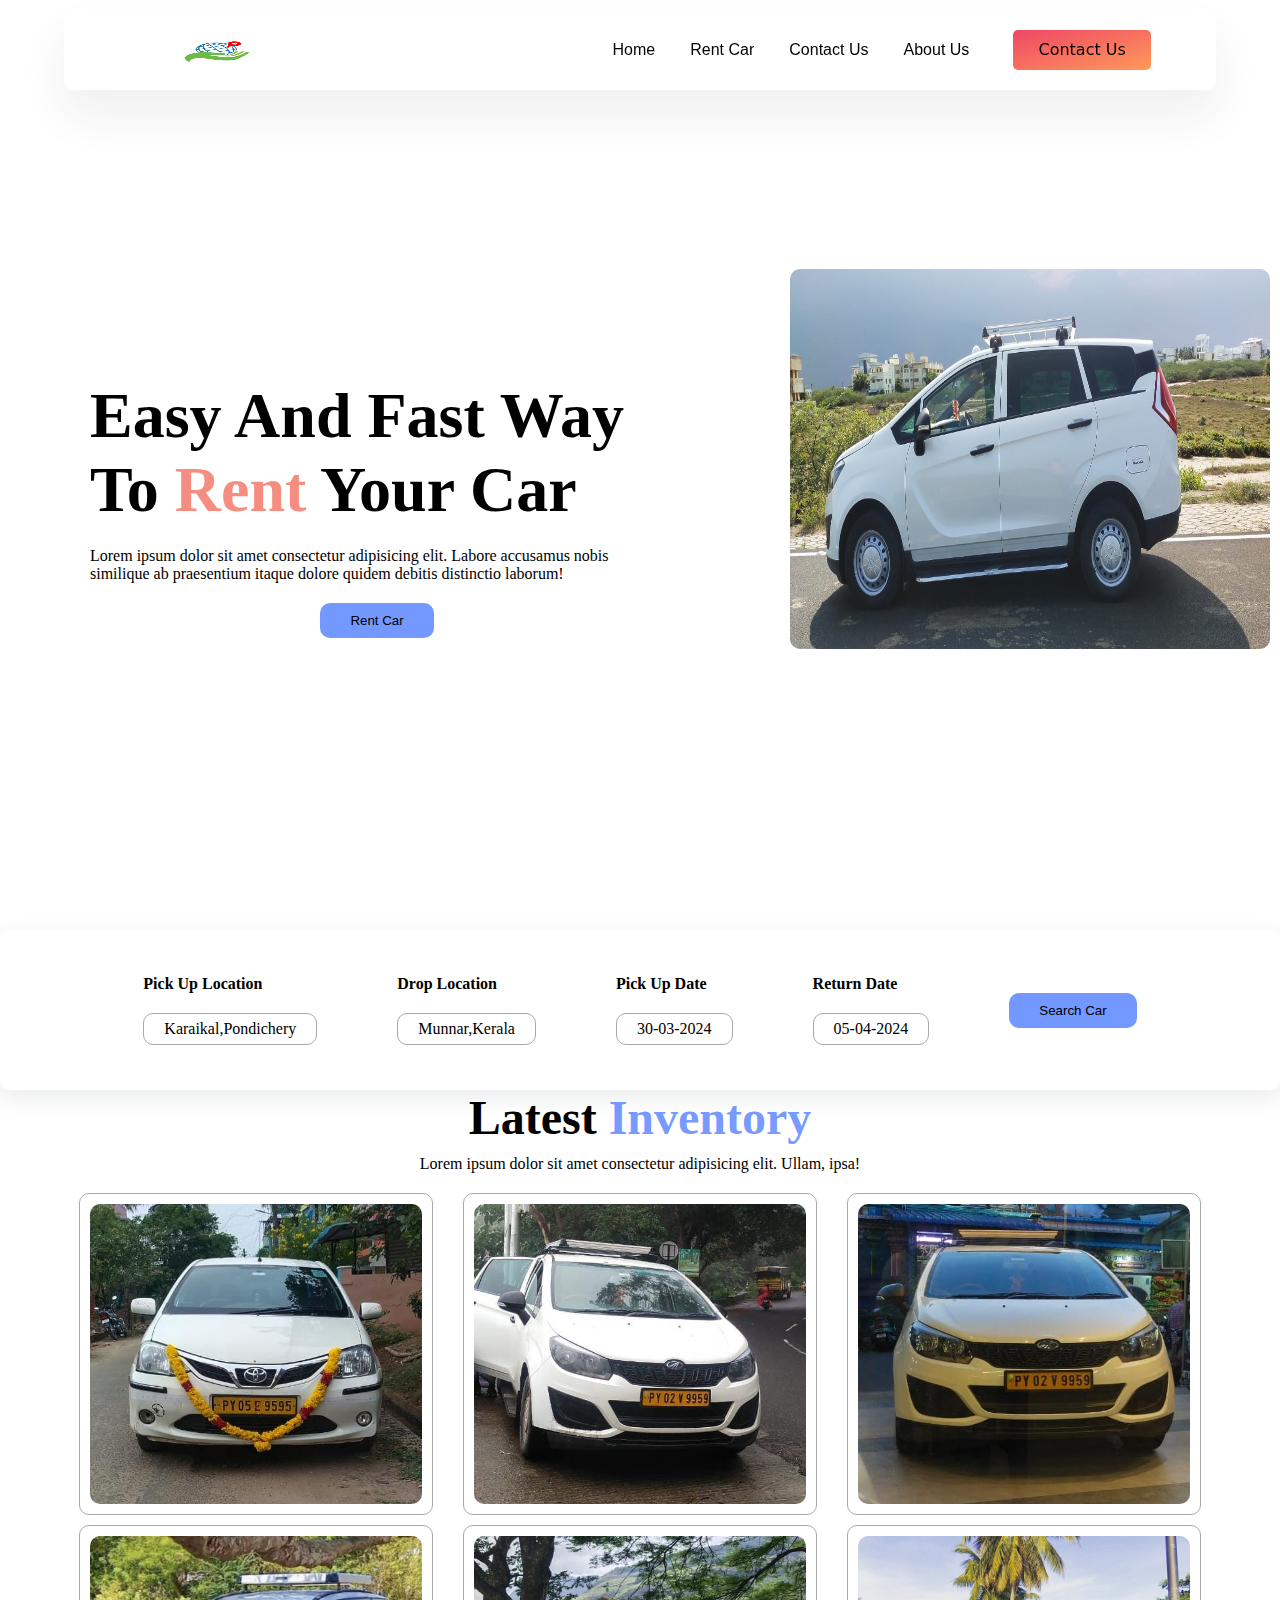
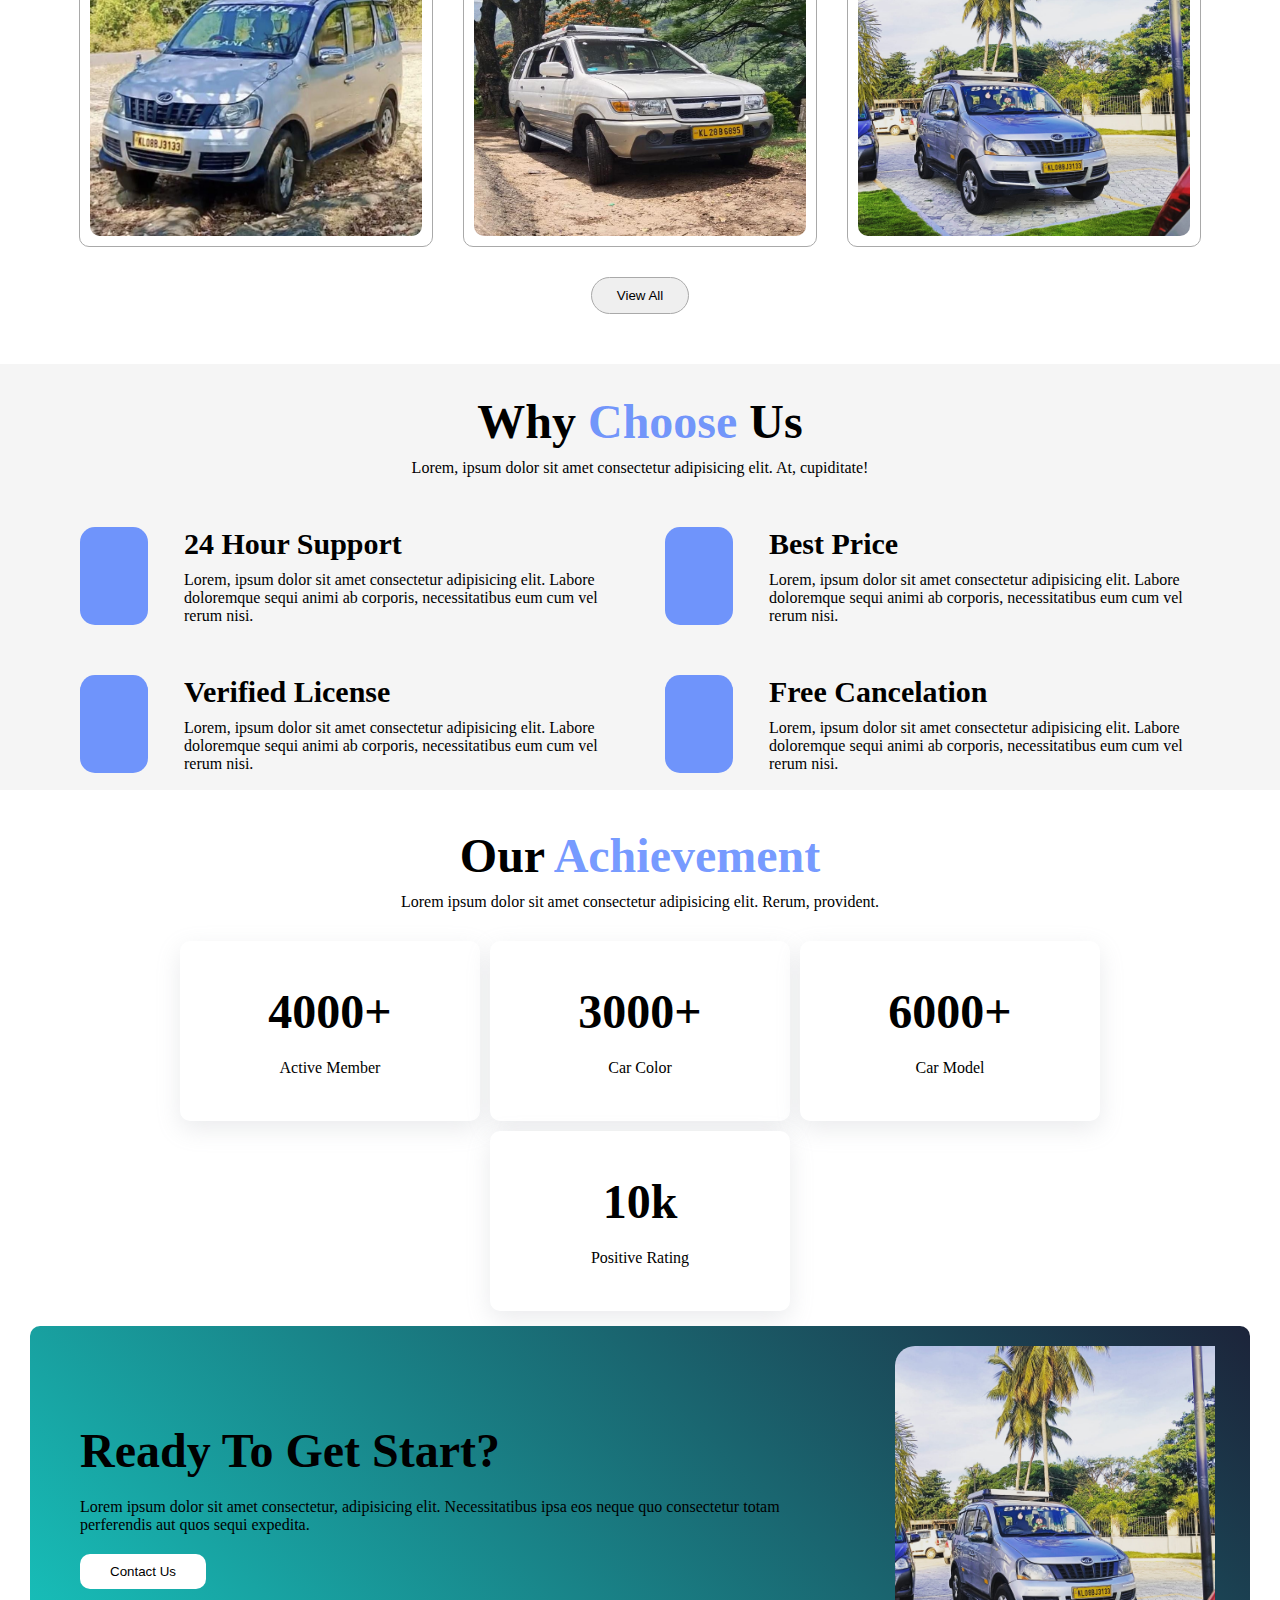
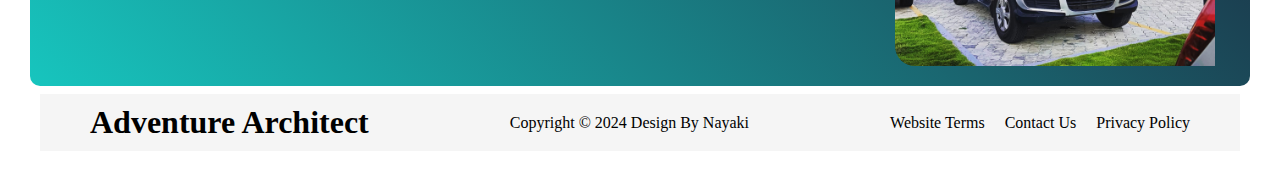
<file: index.html>
<!DOCTYPE html>
<html>
  <head>
    <meta name="viewport" content="width=device-width, initial-scale=1.0" />
    <title>Adventure Architect</title>
    <link rel="stylesheet" type="text/css" href="index.css" />
    <link
      rel="stylesheet"
      href="https://cdnjs.cloudflare.com/ajax/libs/font-awesome/6.5.1/css/all.min.css"
      integrity="sha512-DTOQO9RWCH3ppGqcWaEA1BIZOC6xxalwEsw9c2QQeAIftl+Vegovlnee1c9QX4TctnWMn13TZye+giMm8e2LwA=="
      crossorigin="anonymous"
      referrerpolicy="no-referrer"
    />
  </head>

  <body>
    <nav class="navbarContainer shadowTrasfroms">
      <div class="logoContainer">
        <img class="brandLogo" src="./logo.png" alt="LOGO" />
      </div>
      <input type="checkbox" id="menu-toggle" />
      <label class="iconDiv" for="menu-toggle">
        <i class="fa-solid fa-bars iconChech"></i>
      </label>
      <!-- --------------------------------SUB-NAVBAR  CONAINER ---------------------------------- -->

      <div class="subNavbar">
        <hr />
        <a class="home-btn" href="#home">Home</a>
        <a href="#rent">Rent Car</a>
        <a href="#contact">Contact Us</a>
        <a href="#about">About Us</a>
        <!-- --------------------------------SEARCH BAR INPUT ---------------------------------- -->

        <div class="searchContainer">
          <input
            type="text"
            name="search"
            placeholder="Search..."
            class="search-input"
          />
          <i class="fa-solid fa-magnifying-glass"></i>
        </div>
        <!-- --------------------------------SEARCH BAR BUTTON ---------------------------------- -->

        <button class="btnNavbar">
          <a href="#contactUs">Contact Us</a>
        </button>
        <form class="d-flex my-3 d-block d-lg-none">
          <input
            class="form-control me-2 border-200 bg-light search-input"
            type="search"
            placeholder="Search..."
            aria-label="Search"
          /><button class="btn btn-outline-primary btnSearch" type="submit">
            Go
          </button>
        </form>
      </div>
    </nav>
    <!--Navigation bar-->
    <!-- <nav class="nav">
        <nav class="navbarContainer shadowTrasfroms">
            <div class="logoContainer">
              <img class="brandLogo" src="./logo.png" alt="LOGO" />
            </div>
            <input type="checkbox" id="menu-toggle" />
            <label class="iconDiv" for="menu-toggle">
              <i class="fa-solid fa-bars iconChech"></i>
            </label>
      logo and name
      <div class="logo">
        <img src="./logo.png" alt="logo" class="logo1" />
        <h1 class="queen">Queens Travels</h1>
        <label for="bar"><i class="fa-solid fa-bars iconDummy"></i> </label>
        <input type="checkbox" id="bar" />
      </div>
      nav items
      <div class="item">
        <a class="home-btn" href="#home">Home</a>
        <a href="#rent">Rent Car</a>
        <a href="#contact">Contact Us</a>
        <a href="#about">About Us</a>
      </div>
      login and  sign up
      <div class="btn">
        <input class="login" type="button" value="Log in" >
        <input type="button" value="Sign Up" />
        <a href="./home.html"
          ><input class="login" type="button" value="Log in"
        /></a>
      </div>
    </nav> -->
    <!--home page first container-->
    <div class="home" id="home">
      <div class="main">
        <div class="content">
          <p class="txt1">
            Easy And Fast Way To <span style="color: #ec321a8c">Rent</span> Your
            Car
          </p>
          <p>
            Lorem ipsum dolor sit amet consectetur adipisicing elit. Labore
            accusamus nobis similique ab praesentium itaque dolore quidem
            debitis distinctio laborum!
          </p>
          <div class="btn">
            <button class="car">Rent Car</button>
          </div>
        </div>
        <!--car image 1-->
        <div class="right">
          <img src="./img5.jpeg" alt="img1" />
        </div>
      </div>
    </div>
    <!--second page-->
    <section class="sec-sec">
      <div class="main-sec">
        <div class="pick">
          <label for="location">Pick Up Location</label>
          <p><i class="fa-solid fa-location-dot"></i> Karaikal,Pondichery</p>
        </div>
        <!--zoom box-->
        <div class="pick">
          <label for="location">Drop Location</label>
          <p><i class="fa-solid fa-location-dot"></i> Munnar,Kerala</p>
        </div>

        <div class="pick">
          <label for="location">Pick Up Date</label>
          <p><i class="fa-solid fa-calendar-days"></i> 30-03-2024</p>
          <!-- <input type="date" name="date" id=""> -->
        </div>

        <div class="pick">
          <label for="location">Return Date</label>
          <p><i class="fa-solid fa-calendar-days"></i> 05-04-2024</p>
        </div>

        <div class="pick">
          <input type="button" value="Search Car" />
        </div>
      </div>
    </section>
    <!--card for cars-->
    <section class="car-sec" id="rent">
      <div class="txt">
        <p class="txt1">Latest <span>Inventory</span></p>
        <p class="txt2">
          Lorem ipsum dolor sit amet consectetur adipisicing elit. Ullam, ipsa!
        </p>
      </div>

      <div class="main-sec">
        <!--card1-->
        <div class="box">
          <img src="./car1.jpeg" alt="aru1" />

          <div class="details">
            <p class="car-name">Toyoto Etios</p>

            <div class="review">
              <i class="fa-solid fa-star"></i>
              <i class="fa-solid fa-star"></i>
              <i class="fa-solid fa-star"></i>
              <i class="fa-solid fa-star"></i>
              <i class="fa-regular fa-star-half-stroke"></i>
              <p>( 10k Reviews )</p>
            </div>

            <div class="feature">
              <p><i class="fa-solid fa-chair"></i> 4 Seats</p>
              <p><i class="fa-solid fa-charging-station"></i>Availabe</p>
              <p><i class="fa-solid fa-car-battery"></i>Availabe</p>
              <p><i class="fa-solid fa-cable-car"></i> Availabe</p>
              <p><i class="fa-solid fa-car-side"></i> Availabe</p>
              <p><i class="fa-solid fa-caravan"></i> Not Availabe</p>
            </div>

            <!-- <div class="price">
                        <p>3.22 Crore</p>
                        <button>Book Now</button>
                    </div> -->
          </div>
        </div>

        <!--card 2-->
        <div class="box">
          <img src="./car2.jpeg" alt="aru2" />
          <div class="details">
            <p class="car-name">Mahindra Marazzo</p>

            <div class="review">
              <i class="fa-solid fa-star"></i>
              <i class="fa-solid fa-star"></i>
              <i class="fa-solid fa-star"></i>
              <i class="fa-solid fa-star"></i>
              <i class="fa-regular fa-star-half-stroke"></i>
              <p>( 10k Reviews )</p>
            </div>

            <div class="feature">
              <p><i class="fa-solid fa-chair"></i> 6 Seat</p>
              <p><i class="fa-solid fa-charging-station"></i> 6 Seat</p>
              <p><i class="fa-solid fa-car-battery"></i> 6 Seat</p>
              <p><i class="fa-solid fa-cable-car"></i> 6 Seat</p>
              <p><i class="fa-solid fa-car-side"></i> 6 Seat</p>
              <p><i class="fa-solid fa-caravan"></i> 6 Seat</p>
            </div>

            <div class="price">
              <button>Book Now</button>
            </div>
          </div>
        </div>
        <!--card 3-->
        <div class="box">
          <img src="./car3.jpeg" alt="yasar" />
          <div class="details">
            <p class="car-name">Shift</p>

            <!-- <div class="review">
                        <i class="fa-solid fa-star"></i>
                        <i class="fa-solid fa-star"></i>
                        <i class="fa-solid fa-star"></i>
                        <i class="fa-solid fa-star"></i>
                        <i class="fa-regular fa-star-half-stroke"></i>
                        <p>( 10k Reviews )</p>
                    </div>

                    <div class="feature">
                        <p><i class="fa-solid fa-chair"></i> 6 Seat</p>
                        <p><i class="fa-solid fa-charging-station"></i> 6 Seat</p>
                        <p><i class="fa-solid fa-car-battery"></i> 6 Seat</p>
                        <p><i class="fa-solid fa-cable-car"></i> 6 Seat</p>
                        <p><i class="fa-solid fa-car-side"></i> 6 Seat</p>
                        <p><i class="fa-solid fa-caravan"></i> 6 Seat</p>
                    </div>

                    <div class="price">
                        <p>3.22 Crore</p>
                        <button>Book Now</button>
                    </div> -->
          </div>
        </div>
        <!--card 4-->
        <div class="box">
          <img src="./car4.jpeg" alt="karthi" />
          <div class="details">
            <p class="car-name">Xylo</p>

            <!-- <div class="review">
                        <i class="fa-solid fa-star"></i>
                        <i class="fa-solid fa-star"></i>
                        <i class="fa-solid fa-star"></i>
                        <i class="fa-solid fa-star"></i>
                        <i class="fa-regular fa-star-half-stroke"></i>
                        <p>( 10k Reviews )</p>
                    </div>

                    <div class="feature">
                        <p><i class="fa-solid fa-chair"></i> 6 Seat</p>
                        <p><i class="fa-solid fa-charging-station"></i> 6 Seat</p>
                        <p><i class="fa-solid fa-car-battery"></i> 6 Seat</p>
                        <p><i class="fa-solid fa-cable-car"></i> 6 Seat</p>
                        <p><i class="fa-solid fa-car-side"></i> 6 Seat</p>
                        <p><i class="fa-solid fa-caravan"></i> 6 Seat</p>
                    </div>

                    <div class="price">
                        <p>3.22 Crore</p>
                        <button>Book Now</button>
                    </div> -->
          </div>
        </div>
        <!--card 5-->

        <div class="box">
          <img src="./car5.jpeg" alt="yas2" />
          <div class="details">
            <p class="car-name">Tavera</p>

            <!-- <div class="review">
                        <i class="fa-solid fa-star"></i>
                        <i class="fa-solid fa-star"></i>
                        <i class="fa-solid fa-star"></i>
                        <i class="fa-solid fa-star"></i>
                        <i class="fa-regular fa-star-half-stroke"></i>
                        <p>( 10k Reviews )</p>
                    </div>

                    <div class="feature">
                        <p><i class="fa-solid fa-chair"></i> 6 Seat</p>
                        <p><i class="fa-solid fa-charging-station"></i> 6 Seat</p>
                        <p><i class="fa-solid fa-car-battery"></i> 6 Seat</p>
                        <p><i class="fa-solid fa-cable-car"></i> 6 Seat</p>
                        <p><i class="fa-solid fa-car-side"></i> 6 Seat</p>
                        <p><i class="fa-solid fa-caravan"></i> 6 Seat</p>
                    </div>

                    <div class="price">
                        <p>3.22 Crore</p>
                        <button>Book Now</button>
                    </div> -->
          </div>
        </div>
        <!--card 6-->
        <div class="box">
          <img src="./car6.jpeg" alt="change" />
          <div class="details">
            <p class="car-name">Xylo</p>

            <!-- <div class="review">
                        <i class="fa-solid fa-star"></i>
                        <i class="fa-solid fa-star"></i>
                        <i class="fa-solid fa-star"></i>
                        <i class="fa-solid fa-star"></i>
                        <i class="fa-regular fa-star-half-stroke"></i>
                        <p>( 10k Reviews )</p>
                    </div>

                    <div class="feature">
                        <p><i class="fa-solid fa-chair"></i> 6 Seat</p>
                        <p><i class="fa-solid fa-charging-station"></i> 6 Seat</p>
                        <p><i class="fa-solid fa-car-battery"></i> 6 Seat</p>
                        <p><i class="fa-solid fa-cable-car"></i> 6 Seat</p>
                        <p><i class="fa-solid fa-car-side"></i> 6 Seat</p>
                        <p><i class="fa-solid fa-caravan"></i> 6 Seat</p>
                    </div>

                    <div class="price">
                        <p>3.22 Crore</p>
                        <button>Book Now</button>
                    </div> -->
          </div>
        </div>
        <div class="btn">
          <a href="./viewall.html"><input type="button" value="View All" /></a>
        </div>
      </div>
    </section>
    <!--about us-->
    <section class="support-sec" id="about">
      <div class="txt">
        <p class="txt1">Why <span>Choose</span> Us</p>
        <p>
          Lorem, ipsum dolor sit amet consectetur adipisicing elit. At,
          cupiditate!
        </p>
      </div>

      <div class="main-sec">
        <div class="box">
          <i class="fa-solid fa-phone"></i>
          <div class="txt-sec">
            <p class="txt1">24 Hour Support</p>
            <p>
              Lorem, ipsum dolor sit amet consectetur adipisicing elit. Labore
              doloremque sequi animi ab corporis, necessitatibus eum cum vel
              rerum nisi.
            </p>
          </div>
        </div>

        <div class="box">
          <i class="fa-solid fa-flag-checkered"></i>
          <div class="txt-sec">
            <p class="txt1">Best Price</p>
            <p>
              Lorem, ipsum dolor sit amet consectetur adipisicing elit. Labore
              doloremque sequi animi ab corporis, necessitatibus eum cum vel
              rerum nisi.
            </p>
          </div>
        </div>

        <div class="box">
          <i class="fa-solid fa-certificate"></i>
          <div class="txt-sec">
            <p class="txt1">Verified License</p>
            <p>
              Lorem, ipsum dolor sit amet consectetur adipisicing elit. Labore
              doloremque sequi animi ab corporis, necessitatibus eum cum vel
              rerum nisi.
            </p>
          </div>
        </div>

        <div class="box">
          <i class="fa-regular fa-circle-xmark"></i>
          <div class="txt-sec">
            <p class="txt1">Free Cancelation</p>
            <p>
              Lorem, ipsum dolor sit amet consectetur adipisicing elit. Labore
              doloremque sequi animi ab corporis, necessitatibus eum cum vel
              rerum nisi.
            </p>
          </div>
        </div>
      </div>
    </section>
    <!--achievement section-->
    <section class="achie-sec">
      <div class="txt">
        <p class="txt1">Our <span>Achievement</span></p>
        <p>
          Lorem ipsum dolor sit amet consectetur adipisicing elit. Rerum,
          provident.
        </p>
      </div>

      <div class="main-sec">
        <div class="box">
          <p class="txt1">4000+</p>
          <p>Active Member</p>
        </div>

        <div class="box">
          <p class="txt1">3000+</p>
          <p>Car Color</p>
        </div>

        <div class="box">
          <p class="txt1">6000+</p>
          <p>Car Model</p>
        </div>

        <div class="box">
          <p class="txt1">10k</p>
          <p>Positive Rating</p>
        </div>
      </div>
    </section>
    <!--contact us page-->
    <section class="start-sec" id="contact">
      <div class="main-sec">
        <div class="left">
          <p class="txt1">Ready To Get Start?</p>
          <p class="txt2">
            Lorem ipsum dolor sit amet consectetur, adipisicing elit.
            Necessitatibus ipsa eos neque quo consectetur totam perferendis aut
            quos sequi expedita.
          </p>
          <div class="btn">
            <button>Contact Us</button>
          </div>
        </div>

        <div class="right">
          <img src="./car6.jpeg" alt="" />
        </div>
      </div>
    </section>
    <!--footer-->
    <footer class="foot-sec">
      <div class="logo">
        <h1>Adventure Architect</h1>
      </div>

      <div class="copy">
        <p>Copyright &copy; 2024 Design By Nayaki</p>
      </div>

      <div class="item">
        <a>Website Terms</a>
        <a>Contact Us</a>
        <a>Privacy Policy</a>
      </div>
    </footer>
  </body>
</html>
</file>
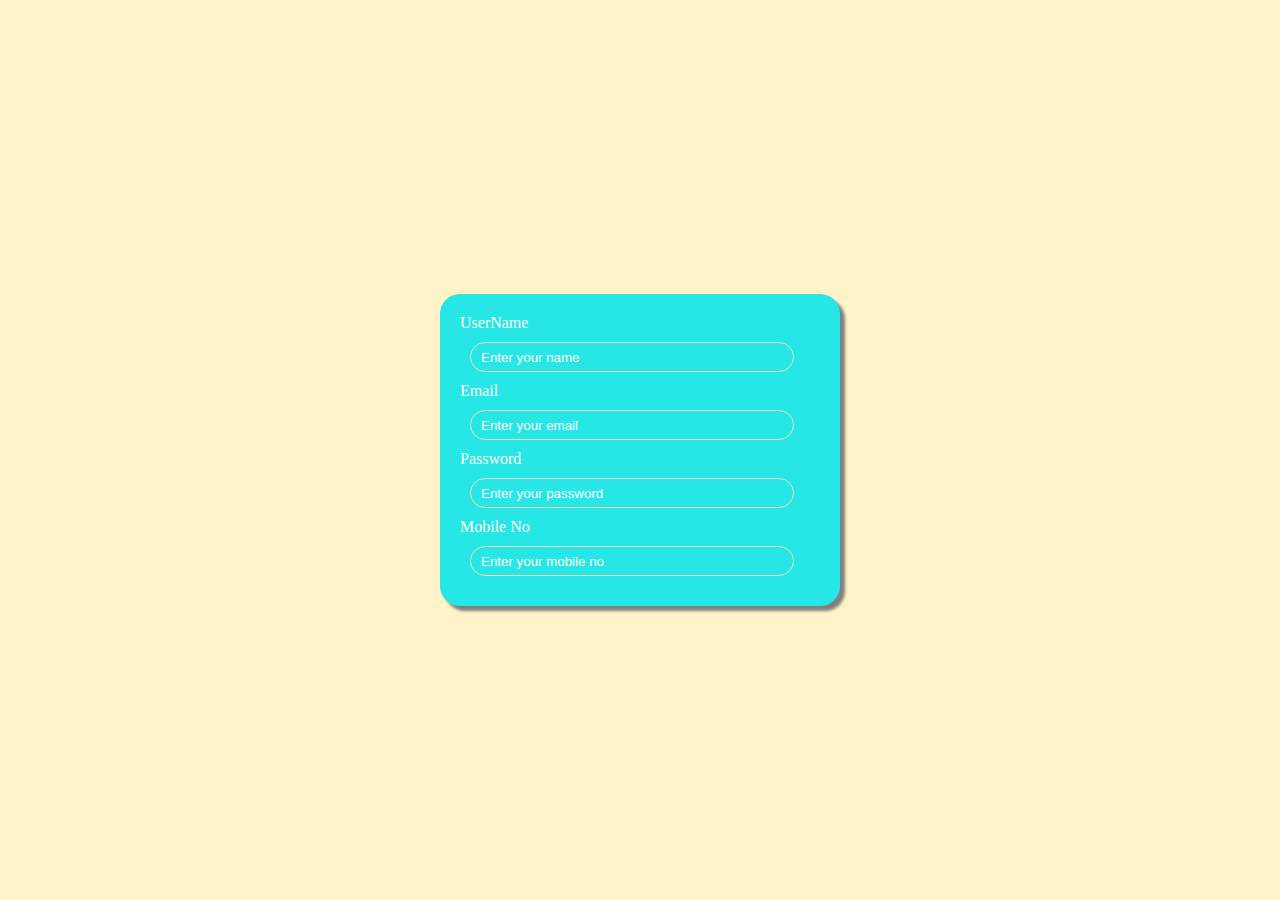
<file: home.html>
<!DOCTYPE html>
<html lang="en">
<head>
    <meta charset="UTF-8">
    <meta name="viewport" content="width=device-width, initial-scale=1.0">
    <title>Document</title>
    <link rel="stylesheet" type="text/css" href="./home.css"/>
</head>
<body>
    <div class="overall">
        <form>
        
        <label> UserName </label>
        <input placeholder="Enter your name" type="text"/><i class="fa-solid fa-user"></i>
        <label> Email </label>
        <input placeholder="Enter your email" type="text" class="email"/><i class="fa-solid fa-envelope"></i>
        <label> Password</label>
        <input placeholder="Enter your password" type="password" class="pass"/><i class="fa-solid fa-key"></i>
        <label> Mobile No </label>
        <input placeholder="Enter your mobile no" type="number"/><i class="fa-solid fa-phone"></i>
        </form>
</body>
</html>
</file>
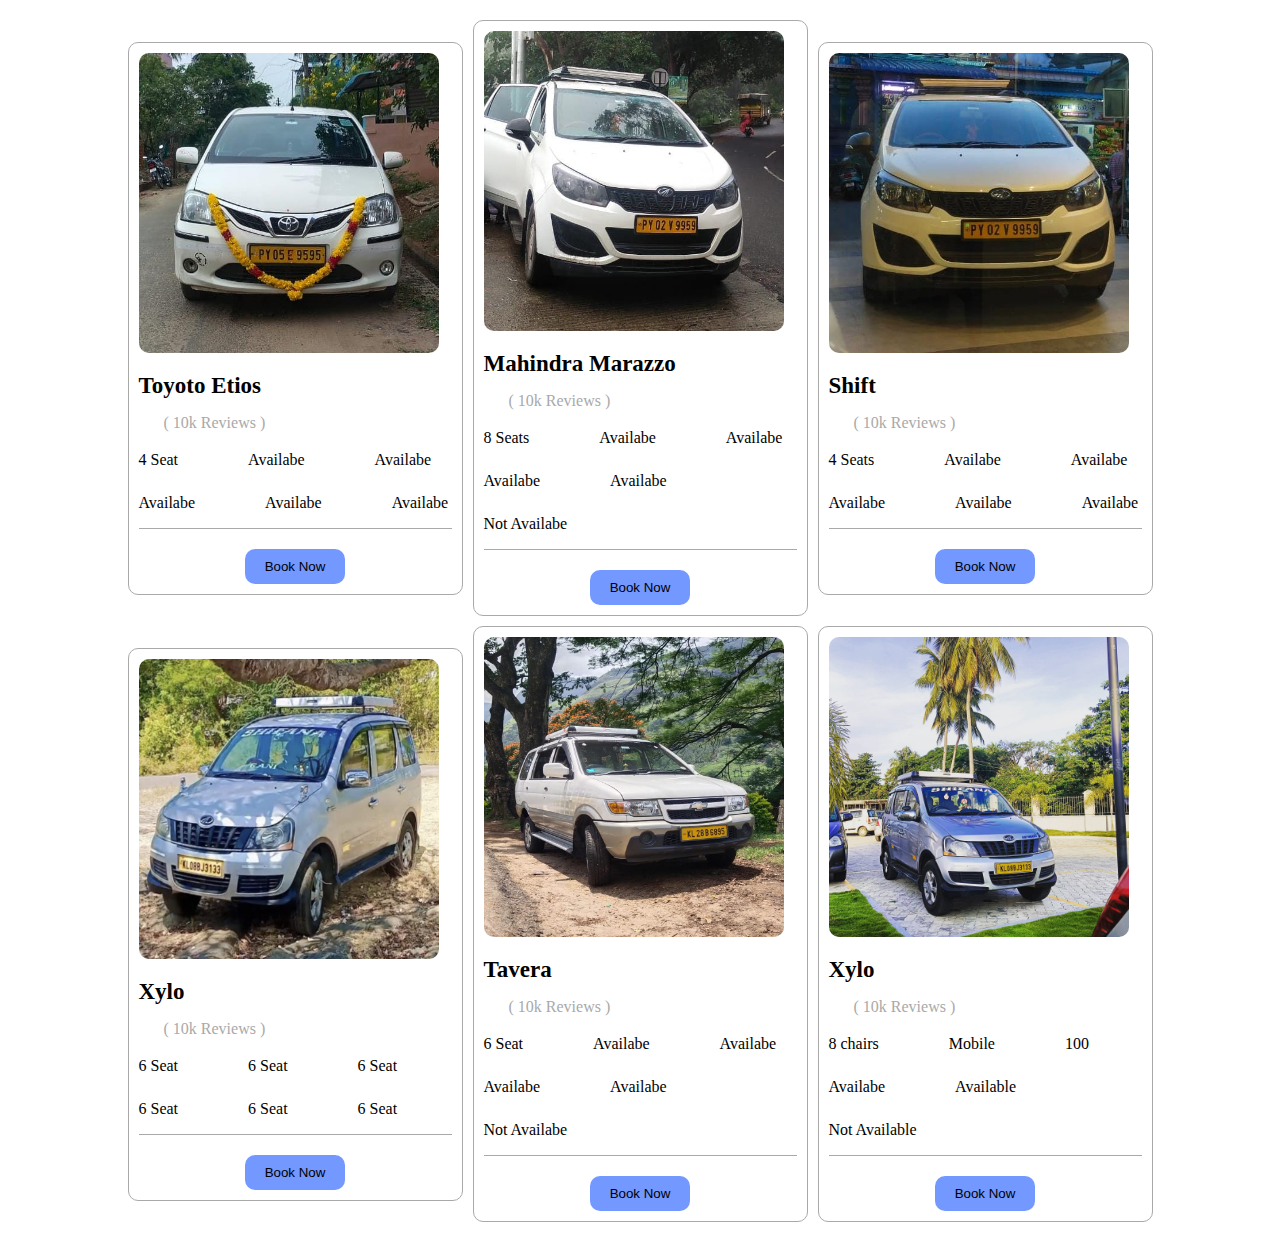
<file: viewall.html>
<!DOCTYPE html>
<html lang="en">
<head>
    <meta charset="UTF-8">
    <meta name="viewport" content="width=device-width, initial-scale=1.0">
    <title>viewall</title>
    <link rel="stylesheet" type="text/css" href="./viewall.css">
    <link rel="stylesheet" href="https://cdnjs.cloudflare.com/ajax/libs/font-awesome/6.5.1/css/all.min.css"
        integrity="sha512-DTOQO9RWCH3ppGqcWaEA1BIZOC6xxalwEsw9c2QQeAIftl+Vegovlnee1c9QX4TctnWMn13TZye+giMm8e2LwA=="
        crossorigin="anonymous" referrerpolicy="no-referrer" />
</head>
<body>
    <!--card for cars-->
    <section class="car-sec" id="rent">
        <!-- <div class="txt">
            <p class="txt1">Latest <span>Inventory</span></p>
            <p class="txt2">Lorem ipsum dolor sit amet consectetur adipisicing elit. Ullam, ipsa!</p>
        </div> -->

        <div class="main-sec">
            <!--card1-->
            <div class="box">
                <img src="./car1.jpeg" alt="aru1">
                   
                <div class="details">

                    <p class="car-name">Toyoto Etios</p>

                    <div class="review">
                        <i class="fa-solid fa-star"></i>
                        <i class="fa-solid fa-star"></i>
                        <i class="fa-solid fa-star"></i>
                        <i class="fa-solid fa-star"></i>
                        <i class="fa-regular fa-star-half-stroke"></i>
                        <p>( 10k Reviews )</p>
                    </div>

                    <div class="feature">
                        <p><i class="fa-solid fa-chair"></i> 4 Seat</p>
                        <p><i class="fa-solid fa-charging-station"></i> Availabe</p>
                        <p><i class="fa-solid fa-car-battery"></i> Availabe</p>
                        <p><i class="fa-solid fa-cable-car"></i> Availabe</p>
                        <p><i class="fa-solid fa-car-side"></i> Availabe</p>
                        <p><i class="fa-solid fa-caravan"></i> Availabe</p>
                    </div> 

                   <div class="price">
                    
                        <button>Book Now</button>
                    </div>
                </div>
            </div>
            
<!--card 2-->
            <div class="box">
                <img  
                    src="./car2.jpeg" alt="aru2">
                <div class="details">

                    <p class="car-name">Mahindra Marazzo</p>

                    <div class="review">
                        <i class="fa-solid fa-star"></i>
                        <i class="fa-solid fa-star"></i>
                        <i class="fa-solid fa-star"></i>
                        <i class="fa-solid fa-star"></i>
                        <i class="fa-regular fa-star-half-stroke"></i>
                        <p>( 10k Reviews )</p>
                    </div>

                    <div class="feature">
                        <p><i class="fa-solid fa-chair"></i> 8 Seats</p>
                        <p><i class="fa-solid fa-charging-station"></i>Availabe</p>
                        <p><i class="fa-solid fa-car-battery"></i> Availabe</p>
                        <p><i class="fa-solid fa-cable-car"></i> Availabe</p>
                        <p><i class="fa-solid fa-car-side"></i> Availabe</p>
                        <p><i class="fa-solid fa-caravan"></i> Not Availabe</p>
                    </div>

                    <div class="price">
                        
                        <button>Book Now</button>
                    </div>
                </div>
            </div>
<!--card 3-->
            <div class="box">
                <img 
                    src="./car3.jpeg" alt="yasar">
                <div class="details">

                    <p class="car-name">Shift</p>

                    <div class="review">
                        <i class="fa-solid fa-star"></i>
                        <i class="fa-solid fa-star"></i>
                        <i class="fa-solid fa-star"></i>
                        <i class="fa-solid fa-star"></i>
                        <i class="fa-regular fa-star-half-stroke"></i>
                        <p>( 10k Reviews )</p>
                    </div>

                    <div class="feature">
                        <p><i class="fa-solid fa-chair"></i> 4 Seats</p>
                        <p><i class="fa-solid fa-charging-station"></i> Availabe</p>
                        <p><i class="fa-solid fa-car-battery"></i> Availabe</p>
                        <p><i class="fa-solid fa-cable-car"></i> Availabe</p>
                        <p><i class="fa-solid fa-car-side"></i> Availabe</p>
                        <p><i class="fa-solid fa-caravan"></i> Availabe</p>
                    </div>

                    <div class="price">
                        
                        <button>Book Now</button>
                    </div>
                </div>
            </div>
<!--card 4-->
            <div class="box">
                <img  
                    src="./car4.jpeg" alt="karthi">
                <div class="details">

                    <p class="car-name">Xylo</p>

                    <div class="review">
                        <i class="fa-solid fa-star"></i>
                        <i class="fa-solid fa-star"></i>
                        <i class="fa-solid fa-star"></i>
                        <i class="fa-solid fa-star"></i>
                        <i class="fa-regular fa-star-half-stroke"></i>
                        <p>( 10k Reviews )</p>
                    </div>

                    <div class="feature">
                        <p><i class="fa-solid fa-chair"></i> 6 Seat</p>
                        <p><i class="fa-solid fa-charging-station"></i> 6 Seat</p>
                        <p><i class="fa-solid fa-car-battery"></i> 6 Seat</p>
                        <p><i class="fa-solid fa-cable-car"></i> 6 Seat</p>
                        <p><i class="fa-solid fa-car-side"></i> 6 Seat</p>
                        <p><i class="fa-solid fa-caravan"></i> 6 Seat</p>
                    </div>

                    <div class="price">
                        
                        <button>Book Now</button>
                    </div>
                </div>
            </div>
            <!--card 5-->

            <div class="box">
                <img  
                    src="./car5.jpeg" alt="yas2">
                <div class="details">

                    <p class="car-name">Tavera</p>

                    <div class="review">
                        <i class="fa-solid fa-star"></i>
                        <i class="fa-solid fa-star"></i>
                        <i class="fa-solid fa-star"></i>
                        <i class="fa-solid fa-star"></i>
                        <i class="fa-regular fa-star-half-stroke"></i>
                        <p>( 10k Reviews )</p>
                    </div>

                    <div class="feature">
                        <p><i class="fa-solid fa-chair"></i> 6 Seat</p>
                        <p><i class="fa-solid fa-charging-station"></i> Availabe</p>
                        <p><i class="fa-solid fa-car-battery"></i> Availabe</p>
                        <p><i class="fa-solid fa-cable-car"></i> Availabe</p>
                        <p><i class="fa-solid fa-car-side"></i> Availabe</p>
                        <p><i class="fa-solid fa-caravan"></i> Not Availabe</p>
                    </div>

                    <div class="price">
                        
                        <button>Book Now</button>
                    </div>
                </div>
            </div>
<!--card 6-->
            <div class="box">
                <img  
                    src="./car6.jpeg" alt="change">
                <div class="details">

                    <p class="car-name">Xylo</p>

                     <div class="review">
                        <i class="fa-solid fa-star"></i>
                        <i class="fa-solid fa-star"></i>
                        <i class="fa-solid fa-star"></i>
                        <i class="fa-solid fa-star"></i>
                        <i class="fa-regular fa-star-half-stroke"></i>
                        <p>( 10k Reviews )</p>
                    </div>

                    <div class="feature">
                        <p><i class="fa-solid fa-chair"></i> 8 chairs </p>
                        <p><i class="fa-solid fa-charging-station"></i> Mobile</p>
                        <p><i class="fa-solid fa-car-battery"></i>    100</p>
                        <p><i class="fa-solid fa-cable-car"></i> Availabe</p>
                        <p><i class="fa-solid fa-car-side"></i> Available</p>
                        <p><i class="fa-solid fa-caravan"></i> Not Available</p>
                    </div>

                    <div class="price">
                        
                        <button>Book Now</button>
                    </div>
                </div> 
            </div>
             
        </div>
    </section>

</body>
</html>
</file>
<file: index.css>
* {
    margin: 0;
    padding: 0;
    box-sizing: border-box;
    
}
body{
    display: flex;
    flex-wrap: wrap;
    width: 100%;
}
/* first page */
/* <!--Navigation bar--> */

.navbarContainer {
    width: 90%;
    height: 80px;
    padding: 20px 50px;
    display: flex;
    justify-content: space-between;
    align-items: center;
    border-radius: 10px;
    font-family: "BIZ UDPGothic", sans-serif;
    position: fixed;
    top: 10px;
    right: 5%;
    left: 5%;
    z-index: 999;

}
/* -----------NAVBAR SHADOWING STYLES-------------- */

.shadowTrasfroms {
    box-shadow: 0 1.5625rem 2.8125rem rgba(47,46,65,0.075);
    transition: box-shadow 0.4s ease;
    backdrop-filter: blur(3px);
    
}
/* -----------NAVBAR BRAND LOGO STYLES-------------- */

.logoContainer {
    width: 200px;
    height: 70px;
    display: flex;
    justify-content: center;
    align-items: center;
}
.brandLogo {
    width: 180px;
    height: 50px;
    object-fit: fill;
}
/* -----------SUBNAVBAR CONTAINER STYLES-------------- */

.subNavbar {
    width: 55%;
    height: 60px;
    display: flex;
    justify-content: space-evenly;
    align-items: center;
}
a {
    text-decoration: none;
    color: black;
}
/* -----------SUBNAVBAR a TAG STYLES-------------- */

.subNavbar a {
    text-decoration: none;
    padding: 10px;
    color: #000;
    position: relative;
  }
  /* -----------SUBNAVBAR HOVER EFFECT STYLES-------------- */

  .subNavbar a:before {
    content: '';
    position: absolute;
    left: 0;
    bottom: 0;
    width: 0;
    height: 2px;
    background-color: transparent;
    transition: width 0.5s ease;
  }
  
  .subNavbar a:hover::before {
    width: 100%;
    background-color: #EF4765; 
  }
/* -----------SUBNAVBAR SEARCH BAR CONTAINER STYLES-------------- */

.searchContainer {
    display: flex;
    justify-content: center;
    align-items: center;
    line-height: 52px;
    border: 2px solid transparent;
    color: #ff1717;
    font-size: 20px;
    transition: 0.3s;
    cursor: pointer;
  }
  /* -----------SUBNAVBAR SEARCH BAR HOVER EFFECTS STYLES-------------- */

.searchContainer:hover > .search-input{
    width: 100px;
    border-bottom: 1px solid #ff1717;
    font-size: 12px;
    padding-bottom: 7px;
}

.searchContainer .search-input{
    background: transparent;
    border: none;
    outline:none;
    width: 0px;
    font-weight: 500;
    font-size: 16px;
    transition: 0.8s;

}

/* -----------SUBNAVBAR BUTTON STYLES-------------- */

.btnNavbar {
  background: linear-gradient(to bottom right, #EF4765, #FF9A5A);
  border: 0;
  border-radius: 5px;
  color: #FFFFFF;
  font-family: -apple-system,system-ui,"Segoe UI",Roboto,Helvetica,Arial,sans-serif;
  font-size: 16px;
  font-weight: 500;
  line-height: 2.5;
  outline: transparent;
  padding: 0 15px;
  transition: box-shadow .3s ease-in-out;
}

.btnNavbar:hover {
  box-shadow: 0 0 10px rgba(231, 99, 99, 0.8);
}

.btnNavbar a:hover {
    border: none;
    color: white;
    transition: color .3s ease-in-out;

}
/* -----------SUBNAVBAR SEARCH BAR STYLES-------------- */

form {
    display: none;
  }
hr {
  display: none;
}
input[type="checkbox"]{
  display: none;
}
.iconChech {
  opacity: 0;
}

/* ----------------End of navbar---------------- */
@media only screen and (min-width: 100px) and (max-width: 500px) {

.navbarContainer {
    width: 100%;
      padding: 0;
      position: relative;
      position: fixed;
      top: 0;
      right: 0;
      left: 0;
      z-index: 1030;
      
  }
  .shadowTrasfroms {
    background-color: rgba(250, 247, 247, 0.5);

  }
  .subNavbar {
      flex-direction: column;
      position: absolute;
      top: 100%;
      width: 100%;
      height: 100vh;
      align-items: flex-start;
      justify-content: flex-start;
      row-gap: 15px;
      padding: 50px 20px;
      left: -100%; 
      transition: left 1s ease; 
      background-color: rgb(250, 247, 247);
    }
 
  hr {
    display: block;
      width: 87%;
      position: fixed;
      top: 120%;
  }

  .searchContainer {
    display: none;
  }
  form {
    display: block;
    width: 100%;
    height: 50px;
    display: flex;
    justify-content: center;
    align-items: center;
    gap: 5px;
  }
  .search-input {
    width: 100%;
    height: 40px;
    padding-left: 10px;
    font-size: 1rem;
    font-weight: 400;
    line-height: 1.5;
    color: #2F2E41;
    background-color: transparent;
    background-clip: padding-box;
    border: none;
    border: 1px solid gray;
    border-radius: 3px;
  }
  .btnSearch {
    width: 50px;
    height: 40px;
    display: inline-block;
    font-size: 1rem;
    font-weight: 400;
    line-height: 1.5;
    color: #ff1717;
    background-color: transparent;
    border: 1px solid #FF9A5A;
    border-radius: 50%;
      
  }
  .iconDiv {
    position: fixed;
    right: 7%;
    width: 50px;
    height: 35px;
    display: flex;
    color: #2F2E41;
    justify-content: center;
    align-items: center;
    font-size: 30px;
    border: 1px solid #e4e4ee;
    border-radius: 3px;
  }
 
input:checked ~ .subNavbar {
    left: 0; 
}
.iconChech {
  opacity: 1;
}

  .subNavbar a:before {
  width: 100%;
}
}
/* -------------End of mobile media query----------------- */




.logo1{
    height: 100px;
    width: 100px;
}
.logo1:hover{
    box-shadow: 0px 0px 7px #17c5be inset,
                0px 0px 7px #17c5be;
}
/* [type="checkbox"] {
    display: none;
} */

/* ------------- */
.iconDummy {
    position: absolute;
    top: 30px;
    right: 100px;
}




/* logo */
.queen{
    display: inline;
    padding-top: 40px;
    color: olivedrab;
}
.nav {
    display: flex;
    justify-content: center;
    align-items: center;
    height: 50px;
    background-color:whitesmoke;
    column-gap: 200px;
    position: fixed;
    z-index: 999;
    width: 100%;
    box-shadow: 5px 5px 3px gray ;
}
.nav .logo{
    display: flex;
}

.nav .item {
    display: flex;
    column-gap: 27px;
    font-size: 14px;
    position: relative;
}
.nav .item:hover{
    
}

.nav .btn {
    display: flex;
    column-gap: 20px;
}

.nav .btn input {
    padding: 10px 30px;
    border: none;
    border-radius: 10px;
    cursor: pointer;
    background-color: #0043ff8c;
}
.nav .btn input:hover{
    color:#17c5be;
    transform: scale(1.1);
    outline: 2px solid #17c5be;
    box-shadow: 4px 5px 17px -4px #17c5be;
}
.nav .btn .login {
    padding: 10px 30px;
    border-radius: 10px;
    cursor: pointer;
    border: 2px solid #0043ff8c;
    background-color: white;
    color: #0043ff8c;
}
.nav .btn .login:hover{
    color:#17c5be;
    transform: scale(1.1);
    outline: 2px solid #17c5be;
    box-shadow: 4px 5px 17px -4px #17c5be;
}

.nav .item a {
    text-decoration: none;
    color: black;
    font-weight: 700;
    cursor: pointer;
}
input:checked~.item{
    background-color: crimson;
    left: 0;
}
/*mobile view*/
@media only screen and (min-width:300px) and (max-width:500px) {
    .nav {
        width: 100%;
        column-gap: 3px;
        display: flex;
        flex-direction: column;
        height: 100px;
    }
    .nav .logo{
        width: 80%;
        margin-top: 30px;
        position: fixed;
    }
    .queen{
        font-size: 40px;
    }
    .logo1{
        margin-top: 20px;
    }
    .nav .item{
        position: absolute;
        top: 154px;
       width: 100%;
       height: 400px;
       left: -100%;
       transition: all 1s;
       flex-direction: column;
       align-items: flex-start;
       justify-content: flex-start;
       padding-top:40px ;
       row-gap: 15px;
       background-color: chocolate;
       /* height: 100vh; */
       
    }
    .bar {
        position: fixed;
      right: 7%;
      width: 50px;
      height: 35px;
      display: flex;
      color: #2F2E41;
      justify-content: center;
      align-items: center;
      font-size: 30px;
      border: 1px solid #e4e4ee;
      border-radius: 3px;
    }
    .nav .btn{
        position: none!important;
    }
    /* .nav .logo i{
        display: block!important;

   } */
    
}
 @media only screen and (min-width:500px) and (max-width:800px) { 
    .nav  {
        display: flex;
    justify-content: center;
    align-items: center;
    height: 90px;
    background-color:whitesmoke;
    column-gap: 8px;
    position: fixed;
    width: 100%;
    border-radius: 30px;
    }
    .nav .logo i{
        display: none!important;

   }
    
     .nav .logo input{
        display: none!important;

} 
.nav .item{
    column-gap: 20px;
}
      
     .nav .btn .login {
        padding: 10px 14px;
     }
     .nav .btn input{
        padding: 10px 14px;
     }
     .queen{
        font-size: 18px;
     }
} 
@media only screen and (min-width:500px) and (max-width:670px){
    .nav .item{
        font-size: 14px;
        column-gap: 20px;
}
.nav{
    column-gap: 15px;
}
}
@media only screen and (min-width:800px) and (max-width:1440px) {
     
    .nav{
        display: flex;
    justify-content: center;
    align-items: center;
    height: 50px;
    /* background-color: rgb(9, 245, 48); */
    column-gap: 32px;
    position: fixed;
    width: 100%;
    }
    .nav .logo i{
        display:inline-block!important;
    }
    .nav .logo input{
            display: none;
    
   } 
   .nav .item{
    font-size: 14px;
   }
    
}
@media only screen and (min-width:800px) and (max-width:842px){
    .nav .item{font-size: 14px;
        column-gap: 20px;
}

}
  

/* .nav .item .home-btn {
    color: #0043ff8c;
    font-weight: 700;
} */
/* second page */
.home {
    /* background-color: rgb(93, 187, 241); */
    height:100vh;
    display: flex;
    justify-content: center;
    align-items: center;
    margin-top: 30px;
}

.home .main {
    display: flex;
    column-gap: 26px;
    /* background-color: rgba(199, 17, 175, 0.171); */
    justify-content: center;
    align-items: center;
    /* width: 82%; */
    /* height: 75vh; */
    /* margin-top: 20px; */
}


.home .right {
    width: 40%;
    height: 500px;
    /* margin: 78px;
    padding: 30px;
    border-bottom-left-radius: 50%;
    border-top-right-radius: 50%;
    border-top-left-radius: 100px;
    border-bottom-right-radius: 100px;
    display: flex;
    justify-content: center;
    flex-direction: column;
    align-items: center; */
    /* background-image: linear-gradient(155deg, #a7ceff, #bfc9cb); */
    margin-top: 57px;
}
.home-btn{
    color: #17c5be;
}

.home .content {
    padding: 90px;
    height: 600px;
    display: flex;
    justify-content: center;
    align-items: center;
    row-gap: 20px;
    flex-direction: column;
    width:60%;
    /* background-color: green; */
    margin-top: 57px;
}

.home .content .btn .car {
    padding: 10px 30px;
    border: none;
    border-radius: 10px;
    cursor: pointer;
    background-color: #0043ff8c;
}
.home .content .btn .car:hover{

}

.home .main .content .txt1 {
    font-size: 4rem;
    font-weight: 700;
}

.home .right img {
    width:100%;
    height: 400px;
    border-radius: 20px;
    padding: 10px;
}
@media only screen and (min-width: 300px) and (max-width: 500px) {
    .home .main {
        display: flex;
        flex-direction: column;
        width: 100%;
        align-items: center;
    }

    .home .right {
        width: 90%;
    }

    .home .content {
        padding: 20px;
        width: 100%;
        margin-top: 444px;

    }

    .home .content .btn .car {
        padding: 10px 20px;
    }

    .home .main .content .txt1 {
        font-size: 2rem;
        width: 100%;
    }

    .home .right img {
        width: 100%;
        height: auto;
    }
}
@media only screen and (min-width: 501px) and (max-width: 800px) {
    .home .main {
        flex-direction: row;
        width: 100%;
        flex-wrap: wrap;
        margin-top: 200px;
    }

    .home .right {
        width: 100%;
        margin-top: 114px;
    }

    .home .content {
        /* padding: 50px; */
        width: 100%;
    }

    .home .content .btn .car {
        padding: 10px 30px;
    }

    .home .main .content .txt1 {
        font-size: 4rem;
        margin-top: 440px;
    }

    .home .right img {
        width: 100%;
        height: auto;
    }
}

    
/* third page */
.sec-sec {
    height: 130px;
    /* background-color: red; */
    display: flex;
    justify-content: center;
    /* align-items: center; */
    width: 100%;
}

.sec-sec .main-sec {
    background-color: white;
    display: flex;
    width: 100%;

    column-gap: 20px;
    border-radius: 10px;
    height: 160px;
    justify-content: center;
    align-items: center;
    box-shadow: rgba(149, 157, 165, 0.2) 0px 8px 24px;
    /* margin-top: 20px; */
}

.sec-sec .main-sec .pick {
    padding: 30px;
    display: flex;
    flex-direction: column;
    row-gap: 20px;
}

.sec-sec .main-sec .pick label {
    color: black;
    font-weight: 700;
}

.sec-sec .main-sec .pick p {
    border: 1px solid darkgrey;
    padding: 6px 20px;
    border-radius: 10px;
}

.sec-sec .main-sec .pick input {
    padding: 10px 30px;
    border: none;
    border-radius: 10px;
    cursor: pointer;
    background-color: #0043ff8c;
}
/* mobile view */
@media only screen and (max-width: 500px) {
    .sec-sec .main-sec {
        width: 100%;
        padding: 10px;
        flex-direction: column;
    }

    .sec-sec .main-sec .pick {
        padding: 10px;
    }

    .sec-sec .main-sec .pick p {
        padding: 6px 10px;
    }

    .sec-sec .main-sec .pick input {
        padding: 8px 15px;
    }
}
/* tablet view */
@media only screen and (min-width: 501px) and (max-width: 800px) {
    .sec-sec .main-sec {
        width: 90%;
        padding: 20px;
        display: grid;
        margin-top: 265px;
        column-gap: 20px;
        height: 217px;
        grid-template-columns: auto auto;
    }

    .sec-sec .main-sec .pick {
        padding: 20px;
    }

    .sec-sec .main-sec .pick p {
        padding: 6px 15px;
    }

    .sec-sec .main-sec .pick input {
        padding: 10px 20px;
    }
}
/* card section */

.car-sec {
    /* height: 192vh; */
    padding: 30px;
    /* justify-content: center; */
    flex-direction: column;
    display: flex;
    /* background-color: #17c5be; */
}
.car-sec .txt {
    display: flex;
    flex-direction: column;
    align-items: center;
    row-gap: 10px;
    /* margin-top: 150px; */
    /* background-color: #1c243a; */
}

.car-sec .txt .txt1 {
    font-size: 3rem;
    font-weight: 700;
    /* margin-top: 43px; */
}

.car-sec .txt .txt1 span {
    color: #0043ff8c;
}


.car-sec .btn input {
    padding: 10px 25px;
    border: 1px solid darkgray;
    border-radius: 30px;
    cursor: pointer;
    margin-top: 20px;
}

.car-sec .main-sec {
    display: flex;
    justify-content: center;
    align-items: center;
    padding: 20px;
    position: relative;
    /* margin-top: 30px; */
    column-gap: 10px;
    flex-wrap: wrap;
    row-gap: 10px;
    /* background-color: chocolate; */
    /* height: 500px; */
}

.car-sec .main-sec .box {
    /* background: red; */
    overflow: hidden;
    position: relative;
    /* width: 356px; */
    /* height: 356px; */
    padding: 10px;
    justify-content: center;
    display: flex;
    flex-direction: column;
    border-radius: 10px;
    border: 1px solid darkgray;
}
.car-sec .main-sec .box img{
    height: 300px;
    width: 300px;
    border-radius: 10px;
   
    /* box-shadow: inset; */
}

.car-sec .main-sec .box .details {
    display: flex;
    flex-direction: column;
    background-color: rgb(56, 54, 54);
    /* padding-top: 20px; */
    row-gap: 15px;
    position: absolute;
    opacity: 0;
    width: 80%;
    border-radius: 10px;
}
.car-sec .main-sec .box .details:hover{
    display: flex;
    flex-direction: column;
    /* background-color: grey; */
    /* padding-top: 20px; */
    row-gap: 15px;
    position: absolute;
    opacity: 1;
    /* background-color:transparent; */
    transform:scale(1,1) ;
    bottom: 0;
    transition-duration: 2s;
    /* transform: rotate(360deg); */
    /* transform: translate(30); */
}

.car-sec .main-sec .box .details .car-name {
    font-size: 23px;
    font-weight: 700;
    /* color: cadetblue; */
}

.car-sec .main-sec .box .review {
    display: flex;
    column-gap: 5px;
}

.car-sec .main-sec .box .review i {
    color: orange;
}

.car-sec .main-sec .box .review p {
    color: darkgray;
}

.car-sec .main-sec .box .feature {
    display: flex;
    flex-wrap: wrap;
    column-gap: 70px;
    row-gap: 20px;
}

.car-sec .main-sec .box .feature p i {
    color: #0043ff8c;
    font-size: 20px;
}

.car-sec .main-sec .box .price {
    display: flex;
    border-top: 1px solid darkgray;
    column-gap: 167px;
    padding-top: 20px;
    align-items: center;
}

.car-sec .main-sec .box .price p {
    font-size: 20px;
    font-weight: 700;
}

.car-sec .main-sec .box .price button {
    border: none;
    border-radius: 10px;
    cursor: pointer;
    background-color: #0043ff8c;
    height: 35px;
    width: 100px;
}
/* Media query for mobile devices */
@media only screen and (max-width: 500px) {
    .car-sec .main-sec {
        column-gap: 10px;
    }

    .car-sec .main-sec .box {
        width: 100%;
    }

    .car-sec .main-sec .box img {
        width: 100%;
    }
}

/* Media query for tablet devices */
@media only screen and (min-width: 501px) and (max-width: 800px) {
    .car-sec .txt{
        margin-top: 450px;
    }
    .car-sec .main-sec {
        column-gap: 20px;
    }

    .car-sec .main-sec .box {
        width: 48%;
    }

    .car-sec .main-sec .box img {
        width: 100%;
    }
}

/* Media query for laptop devices */
@media only screen and (min-width: 801px) and (max-width: 1440px) {
    .car-sec .main-sec {
        column-gap: 30px;
    }

    .car-sec .main-sec .box {
        width: 30%;
    }

    .car-sec .main-sec .box img {
        width: 100%;
    }
}

.support-sec {
    height: 426px;
    padding: 30px;
    /* justify-content: center; */
    flex-direction: column;
    display: flex;
    background-color: whitesmoke;
}

.support-sec .txt {
    display: flex;
    flex-direction: column;
    align-items: center;
    row-gap: 10px;
}

.support-sec .txt .txt1 {
    font-size: 3rem;
    font-weight: 700;
}

.support-sec .txt .txt1 span {
    color: #0043ff8c;
}

.support-sec .main-sec {
    display: flex;
    justify-content: center;
    align-items: center;
    margin-top: 30px;
    column-gap: 10px;
    flex-wrap: wrap;
    row-gap: 10px;
}

.support-sec .main-sec .box {
    /* background: red; */
    padding: 20px;
    width: 575px;
    display: flex;
    column-gap: 36px;
    /* flex-direction: column; */
    row-gap: 20px;
}

.support-sec .main-sec .box i {
    font-size: 30px;
    background: #0043ff8c;
    width: fit-content;
    padding: 34px;
    border-radius: 15px;
}

.support-sec .main-sec .box .txt-sec {
    display: flex;
    flex-direction: column;
    row-gap: 10px;
}

.support-sec .main-sec .box .txt-sec .txt1 {
    font-size: 30px;
    font-weight: 700;
}
/* Media query for mobile devices */
@media only screen and (max-width: 500px) {
    .support-sec .main-sec .box {
        width: 100%;
    }
}

/* Media query for tablet devices */
@media only screen and (min-width: 501px) and (max-width: 800px) {
    .support-sec .main-sec .box {
        width: 48%;
        
        padding: 6px;
    }
    .support-sec .main-sec .box i{
        background-color: white;
        height: 100px;
        width: 100px;
        border-radius: 50%;
    }
    .support-sec{
        height: 560px;
    }
}

/* Media query for laptop devices */
/* @media only screen and (min-width: 801px) and (max-width: 1440px) {
    .support-sec .main-sec .box {
        width: 30%;
    }
} */
 .achie-sec {
    height: 390px;
    padding: 30px;
    justify-content: center;
    flex-direction: column;
    display: flex;
    background-color: white;
    margin-top: 84px;
} 

 .achie-sec .txt { 
    display: flex;
    flex-direction: column;
    align-items: center;
    row-gap: 10px;
} 

.achie-sec .txt .txt1 {
    font-size: 3rem;
    font-weight: 700;
} 

 .achie-sec .txt .txt1 span {
    color: #0043ff8c;
} 

 .achie-sec .main-sec .box {
    background-color: white;
    width: 300px;
    height: 180px;
    display: flex;
    flex-direction: column;
    box-shadow: rgba(149, 157, 165, 0.2) 0px 8px 24px;
    justify-content: center;
    align-items: center;
    row-gap: 20px;
    border-radius: 10px;
}

.achie-sec .main-sec .box .txt1 {
    font-size: 3rem;
    font-weight: 700;
}

.achie-sec .main-sec {
    display: flex;
    justify-content: center;
    align-items: center;
    margin-top: 30px;
    column-gap: 10px;
    flex-wrap: wrap;
    row-gap: 10px;
} 

/* Media query for mobile devices */
@media only screen and (max-width: 500px) {
    .achie-sec .main-sec .box {
        width: 100%;

    }
    .achie-sec{
        height: 390px;
        width: 100%;
        /* padding: 75px; */
        /* width: 100%; */
        /* display: flex; */
        /* justify-content: center; */

    }
    .achie-sec .main-sec{
        width: 100%;
        margin: auto;
    }
}

/* Media query for tablet devices */
@media only screen and (min-width: 501px) and (max-width: 800px) {
    .achie-sec .main-sec .box {
        width: 48%;
    }
    .achie-sec{
        width: 100%;
    }
}

/* Media query for laptop devices */
@media only screen and (min-width: 801px) and (max-width: 1440px) {
    .achie-sec .main-sec .box {
        /* width: 30%; */
    }
}

.start-sec {
    height: 390px;
    padding: 30px;
    justify-content: center;
    flex-direction: column;
    display: flex;
    /* background-color: white; */
}

.start-sec .main-sec {
    display: flex;
    justify-content: center;
    align-items: center;
    background-image: linear-gradient(45deg, #17c5be, #1c243a);
    border-radius: 10px;
    padding: 30px;
    column-gap: 50px;
    width: 100%;
    margin-top: 93px;
}

.start-sec .main-sec .left {
    /* background: greenyellow; */
    padding: 20px;
    height: 300px;
    width: 80%;
    display: flex;
    flex-direction: column;
    justify-content: center;
    row-gap: 20px;
}

.start-sec .main-sec .left .txt1 {
    font-size: 3rem;
    font-weight: 700;
}

.start-sec .main-sec .left .btn button {
    padding: 10px 30px;
    border: none;
    background-color: white;
    cursor: pointer;
    border-radius: 10px;
}

.start-sec .main-sec .right {
    /* background: rgb(47, 144, 255); */
    padding: 20px;
    height: 300px;
    display: flex;
    flex-direction: column;
    justify-content: center;
    row-gap: 20px;
    width: 300px;
    align-items: center;

    /* width: 400px;
    height: 300px;
    margin: 78px;
    padding: 30px; */
    border-bottom-left-radius: 50%;
    border-top-right-radius: 50%;
    border-top-left-radius: 100px;
    border-bottom-right-radius: 100px;
    /* display: flex;
    justify-content: center;
    flex-direction: column;
    align-items: center; */
    
}

.start-sec .main-sec .right img {
    width: 350px;
    height: 350px;
    /* filter: drop-shadow(20px 50px 25px #b3e3e3); */
    padding-right: 30px;
    border-radius: 20px;
}
/* Media query for mobile devices */
@media only screen and (max-width: 500px) {
    .start-sec .main-sec {
        flex-direction: column;
    }
}

/* Media query for tablet devices */
@media only screen and (min-width: 501px) and (max-width: 800px) {
    .start-sec .main-sec {
        flex-direction: row;
        justify-content: space-between;
    }
}

/* Media query for laptop devices */
/* @media only screen and (min-width: 801px) and (max-width: 1440px) {
    Add your styles here
} */
.foot-sec{
    display: flex;
    align-items: center;
    justify-content: space-between;
    padding: 10px 50px;
    background: whitesmoke;
    margin: 40px;
    width: 100%;
}

.foot-sec .item{
    display: flex;
    column-gap: 20px;
}

.foot-sec .item a{
    text-decoration: none;
    color: black;
}
/* Media query for mobile devices */
@media only screen and (max-width: 500px) {
    .foot-sec {
        flex-direction: column;
        align-items: center;
    }
}

/* Media query for tablet devices */
@media only screen and (min-width: 501px) and (max-width: 800px) {
    .foot-sec {
        /* Add your styles here */
    }
}

/* Media query for laptop devices */
@media only screen and (min-width: 801px) and (max-width: 1440px) {
    /* Add your styles here */
}
</file>
<file: home.css>
*{
    padding: 0;
    margin: 0; 
    box-sizing: border-box;
}
.overall{
    width: 100%;height:100vh;
    background-color: #FFF3C7;
    display: flex;
    justify-content: center;
    align-items: center;
    position: relative;
}
form {
    background-color:rgb(38, 230, 230);
    padding: 20px;
    position: relative;
    width: 400px;
    color: white;
    margin: 10px;
    box-shadow: 5px 5px 3px gray ;
    border-radius: 20px;
}
input::placeholder{
    color:white;
}

input{
   /* margin-left: 30px; */
   height: 30px;
   width: 90%;
   padding: 10px;
   background: none;
   outline: none;
   border: none;
   border: 1px solid wheat;
   border-radius: 20px;
   color: white;
   margin: 10px;
}
i{
    position: absolute;
    right:65px;
    padding-top: 18px;
    
}
</file>
<file: viewall.css>
*{
    padding: 0px;
    margin: 0px;
    box-sizing: border-box;
}


.car-sec {
    /* height: 192vh; */
    /* padding: 30px; */
    /* justify-content: center; */
    flex-direction: column;
    display: flex;
    /* background-color: #17c5be; */
}
.car-sec .txt {
    display: flex;
    flex-direction: column;
    align-items: center;
    row-gap: 10px;
    /* margin-top: 150px; */
    /* background-color: #1c243a; */
}

.car-sec .txt .txt1 {
    font-size: 3rem;
    font-weight: 700;
    /* margin-top: 43px; */
}

.car-sec .txt .txt1 span {
    color: #0043ff8c;
}


.car-sec .btn input {
    padding: 10px 25px;
    border: 1px solid darkgray;
    border-radius: 30px;
    cursor: pointer;
    margin-top: 20px;
}

.car-sec .main-sec {
    display: flex;
    justify-content: center;
    align-items: center;
    padding: 20px;
    /* margin-top: 30px; */
    column-gap: 10px;
    flex-wrap: wrap;
    row-gap: 10px;
    /* background-color: chocolate; */
    /* height: 500px; */
}

.car-sec .main-sec .box {
    /* background: red; */
    overflow: hidden;
    width: 335px;
    /* height: 356px; */
    padding: 10px;
    justify-content: center;
    display: flex;
    flex-direction: column;
    border-radius: 10px;
    border: 1px solid darkgray;
}
.car-sec .main-sec .box img{
    height: 300px;
    width: 300px;
    border-radius: 10px;
    /* box-shadow: inset; */
}

.car-sec .main-sec .box .details {
    display: flex;
    flex-direction: column;
    padding-top: 20px;
    row-gap: 15px;
}

.car-sec .main-sec .box .details .car-name {
    font-size: 23px;
    font-weight: 700;
    /* color: cadetblue; */
}

.car-sec .main-sec .box .review {
    display: flex;
    column-gap: 5px;
}

.car-sec .main-sec .box .review i {
    color: orange;
}

.car-sec .main-sec .box .review p {
    color: darkgray;
}

.car-sec .main-sec .box .feature {
    display: flex;
    flex-wrap: wrap;
    column-gap: 70px;
    row-gap: 20px;
}

.car-sec .main-sec .box .feature p i {
    color: #0043ff8c;
    font-size: 20px;
}

.car-sec .main-sec .box .price {
    display: flex;
    border-top: 1px solid darkgray;
    column-gap: 167px;
    padding-top: 20px;
    justify-content: center;
    align-items: center;
}

.car-sec .main-sec .box .price p {
    font-size: 20px;
    font-weight: 700;
}

.car-sec .main-sec .box .price button {
    border: none;
    border-radius: 10px;
    cursor: pointer;
    background-color: #0043ff8c;
    height: 35px;
    width: 100px;
}
</file>
